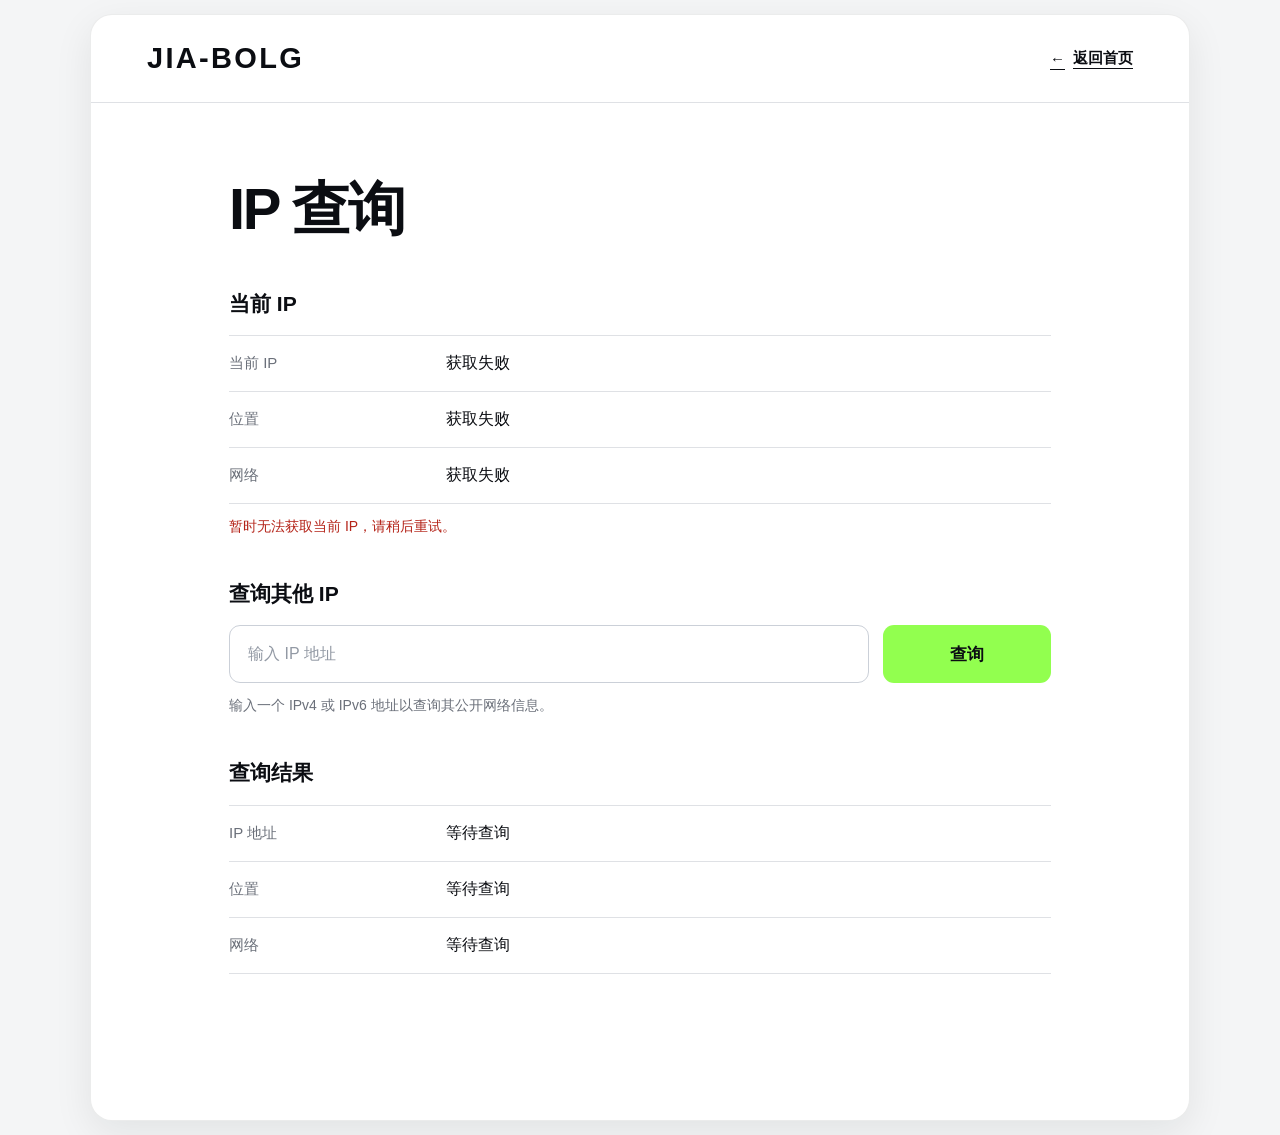
<file: ip.html>
<!doctype html>
<html lang="zh-CN">
<head>
  <meta charset="utf-8">
  <meta name="viewport" content="width=device-width, initial-scale=1, viewport-fit=cover">
  <meta name="theme-color" content="#ffffff">
  <meta name="description" content="查看当前 IP 或查询指定 IP 的公开网络信息。">
  <title>IP 查询 · JIA-BOLG</title>
  <link rel="icon" href="./favicon.ico">
  <style>
    :root {
      color-scheme: light;
      --ink: #0b0d12;
      --muted: #6b707a;
      --line: #dfe1e5;
      --accent: #92ff4f;
      --page: #f4f5f6;
      --surface: #ffffff;
      --danger: #b42318;
    }

    * { box-sizing: border-box; }
    html { min-width: 320px; }

    body {
      margin: 0;
      min-height: 100svh;
      padding: 14px;
      color: var(--ink);
      background: var(--page);
      font-family: Inter, ui-sans-serif, -apple-system, BlinkMacSystemFont, "Segoe UI",
        "PingFang SC", "Hiragino Sans GB", "Microsoft YaHei", sans-serif;
      -webkit-font-smoothing: antialiased;
    }

    .page {
      width: min(1100px, 100%);
      min-height: calc(100svh - 28px);
      margin: 0 auto;
      overflow: hidden;
      background: var(--surface);
      border: 1px solid rgba(11, 13, 18, .08);
      border-radius: 22px;
      box-shadow: 0 12px 38px rgba(16, 20, 28, .08);
    }

    .site-header {
      min-height: 88px;
      padding: 0 clamp(24px, 5vw, 56px);
      display: flex;
      align-items: center;
      justify-content: space-between;
      border-bottom: 1px solid var(--line);
    }

    .brand {
      color: var(--ink);
      font-size: 29px;
      font-weight: 800;
      line-height: 1;
      letter-spacing: .08em;
      text-decoration: none;
    }

    .back-link {
      min-height: 44px;
      display: inline-flex;
      align-items: center;
      gap: 8px;
      color: var(--ink);
      font-size: 15px;
      font-weight: 650;
      text-underline-offset: 5px;
    }

    main {
      width: min(950px, 100%);
      margin: 0 auto;
      padding: clamp(48px, 7vw, 76px) clamp(24px, 6vw, 64px) 72px;
    }

    h1 {
      margin: 0 0 50px;
      font-size: clamp(36px, 5vw, 58px);
      line-height: 1.05;
      letter-spacing: -.04em;
    }

    h2 {
      margin: 0 0 18px;
      font-size: 21px;
      line-height: 1.3;
    }

    .data-block { margin-bottom: 40px; }

    .data-list {
      margin: 0;
      border-top: 1px solid var(--line);
    }

    .data-row {
      min-height: 56px;
      display: grid;
      grid-template-columns: minmax(110px, 23%) 1fr;
      align-items: center;
      gap: 28px;
      border-bottom: 1px solid var(--line);
    }

    dt, dd { margin: 0; }
    dt { color: var(--muted); font-size: 15px; }
    dd { font-size: 16px; overflow-wrap: anywhere; }

    .query-section {
      padding-top: 2px;
      margin-bottom: 42px;
    }

    .query-form {
      display: grid;
      grid-template-columns: 1fr 168px;
      gap: 14px;
    }

    input,
    button { font: inherit; }

    input {
      min-width: 0;
      min-height: 58px;
      padding: 0 18px;
      border: 1px solid #cbd0d8;
      border-radius: 11px;
      color: var(--ink);
      background: var(--surface);
      font-size: 16px;
      transition: border-color .18s ease, box-shadow .18s ease;
    }

    input::placeholder { color: #9299a4; }

    input:focus {
      border-color: #58b91f;
      outline: none;
      box-shadow: 0 0 0 4px rgba(109, 226, 40, .18);
    }

    button {
      min-height: 58px;
      border: 0;
      border-radius: 11px;
      color: var(--ink);
      background: var(--accent);
      font-size: 17px;
      font-weight: 750;
      cursor: pointer;
      transition: transform .18s ease, background-color .18s ease;
    }

    button:hover { transform: translateY(-1px); background: #82f63b; }
    button:active { transform: translateY(0) scale(.99); }
    button:disabled { cursor: wait; opacity: .65; transform: none; }

    .hint,
    .status {
      min-height: 22px;
      margin: 12px 0 0;
      color: var(--muted);
      font-size: 14px;
      line-height: 1.55;
    }

    .status.is-error { color: var(--danger); }

    :focus-visible {
      outline: 3px solid rgba(68, 176, 8, .42);
      outline-offset: 4px;
    }

    @media (max-width: 640px) {
      body { padding: 0; background: var(--surface); }

      .page {
        min-height: 100svh;
        border: 0;
        border-radius: 0;
        box-shadow: none;
      }

      .site-header { min-height: 72px; padding: 0 24px; }
      .brand { font-size: 20px; letter-spacing: .04em; }

      main { padding: 48px 28px 54px; }
      h1 { margin-bottom: 42px; font-size: 40px; }
      h2 { font-size: 19px; }

      .data-row {
        grid-template-columns: minmax(82px, 34%) 1fr;
        gap: 18px;
      }

      .query-form { grid-template-columns: 1fr; }
      button { width: 100%; }
    }

    @media (prefers-reduced-motion: reduce) {
      *, *::before, *::after { transition: none !important; }
    }
  </style>
</head>
<body>
  <div class="page">
    <header class="site-header">
      <a class="brand" href="./" aria-label="JIA-BOLG 首页">JIA-BOLG</a>
      <a class="back-link" href="./"><span aria-hidden="true">←</span> 返回首页</a>
    </header>

    <main>
      <h1>IP 查询</h1>

      <section class="data-block" aria-labelledby="current-title">
        <h2 id="current-title">当前 IP</h2>
        <dl class="data-list">
          <div class="data-row"><dt>当前 IP</dt><dd id="current-ip">正在获取…</dd></div>
          <div class="data-row"><dt>位置</dt><dd id="current-location">正在获取…</dd></div>
          <div class="data-row"><dt>网络</dt><dd id="current-network">正在获取…</dd></div>
        </dl>
        <p class="status" id="current-status" role="status" aria-live="polite"></p>
      </section>

      <section class="query-section" aria-labelledby="query-title">
        <h2 id="query-title">查询其他 IP</h2>
        <form class="query-form" id="query-form">
          <label for="ip-input" hidden>输入 IP 地址</label>
          <input id="ip-input" name="ip" type="text" inputmode="text" autocomplete="off" placeholder="输入 IP 地址" aria-describedby="query-hint">
          <button id="query-button" type="submit">查询</button>
        </form>
        <p class="hint" id="query-hint">输入一个 IPv4 或 IPv6 地址以查询其公开网络信息。</p>
      </section>

      <section class="data-block" aria-labelledby="result-title">
        <h2 id="result-title">查询结果</h2>
        <dl class="data-list">
          <div class="data-row"><dt>IP 地址</dt><dd id="result-ip">等待查询</dd></div>
          <div class="data-row"><dt>位置</dt><dd id="result-location">等待查询</dd></div>
          <div class="data-row"><dt>网络</dt><dd id="result-network">等待查询</dd></div>
        </dl>
        <p class="status" id="query-status" role="status" aria-live="polite"></p>
      </section>
    </main>
  </div>

  <script>
    const fields = {
      current: {
        ip: document.querySelector('#current-ip'),
        location: document.querySelector('#current-location'),
        network: document.querySelector('#current-network')
      },
      result: {
        ip: document.querySelector('#result-ip'),
        location: document.querySelector('#result-location'),
        network: document.querySelector('#result-network')
      }
    };

    function formatLocation(data) {
      return [data.country_name, data.region, data.city].filter(Boolean).join(' · ') || '暂无信息';
    }

    function renderResult(target, data) {
      fields[target].ip.textContent = data.ip || '暂无信息';
      fields[target].location.textContent = formatLocation(data);
      fields[target].network.textContent = data.org || data.asn || '暂无信息';
    }

    async function fetchIp(url) {
      const response = await fetch(url, { headers: { Accept: 'application/json' } });
      if (!response.ok) throw new Error('服务暂时不可用');
      const data = await response.json();
      if (data.error) throw new Error(data.reason || '无法查询该 IP');
      return data;
    }

    async function loadCurrentIp() {
      const status = document.querySelector('#current-status');
      try {
        const data = await fetchIp('https://ipapi.co/json/');
        renderResult('current', data);
      } catch (error) {
        status.textContent = '暂时无法获取当前 IP，请稍后重试。';
        status.classList.add('is-error');
        Object.values(fields.current).forEach((field) => { field.textContent = '获取失败'; });
      }
    }

    document.querySelector('#query-form').addEventListener('submit', async (event) => {
      event.preventDefault();
      const input = document.querySelector('#ip-input');
      const button = document.querySelector('#query-button');
      const status = document.querySelector('#query-status');
      const ip = input.value.trim();

      status.classList.remove('is-error');
      if (!ip || !/^[0-9a-fA-F:.]+$/.test(ip)) {
        status.textContent = '请输入有效的 IPv4 或 IPv6 地址。';
        status.classList.add('is-error');
        input.focus();
        return;
      }

      button.disabled = true;
      button.textContent = '查询中…';
      status.textContent = '';
      Object.values(fields.result).forEach((field) => { field.textContent = '正在获取…'; });

      try {
        const data = await fetchIp(`https://ipapi.co/${encodeURIComponent(ip)}/json/`);
        renderResult('result', data);
        status.textContent = '查询完成。';
      } catch (error) {
        Object.values(fields.result).forEach((field) => { field.textContent = '查询失败'; });
        status.textContent = error.message || '无法查询该 IP，请稍后重试。';
        status.classList.add('is-error');
      } finally {
        button.disabled = false;
        button.textContent = '查询';
      }
    });

    loadCurrentIp();
  </script>
</body>
</html>
</file>
